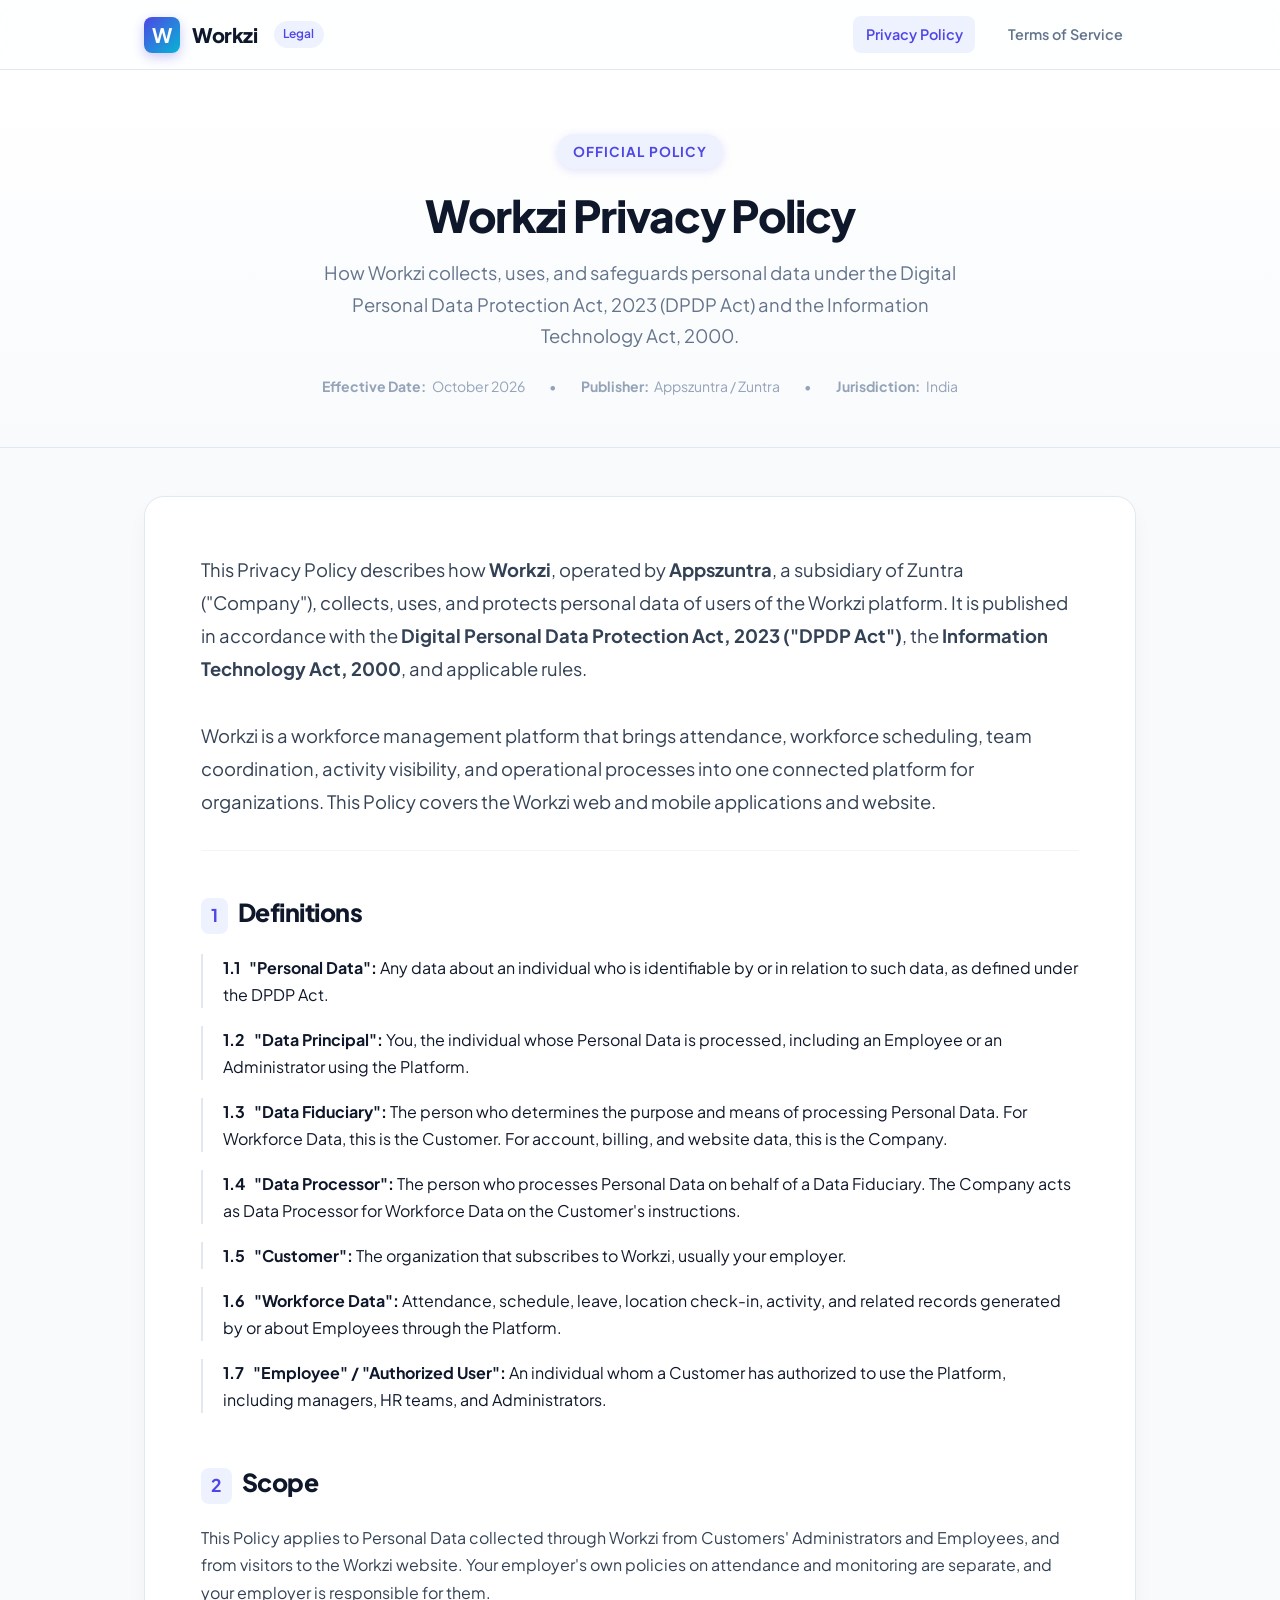
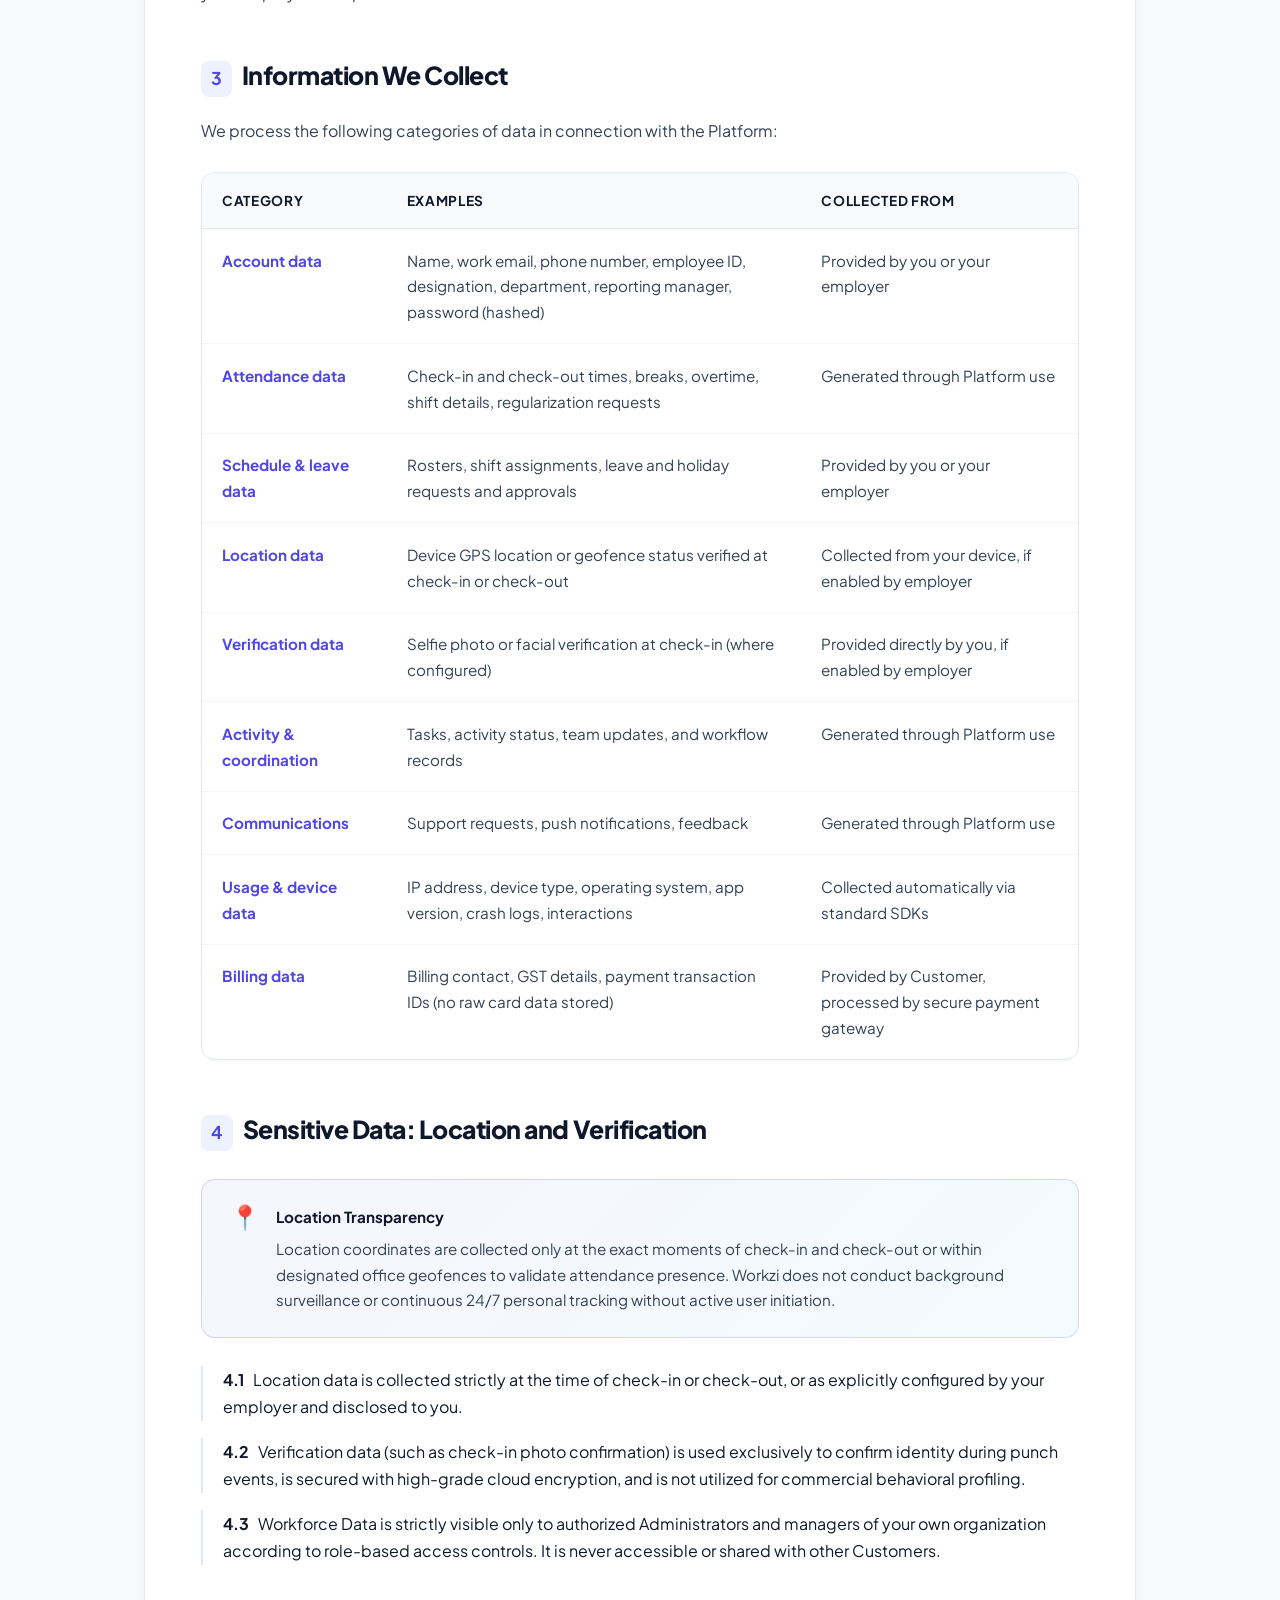
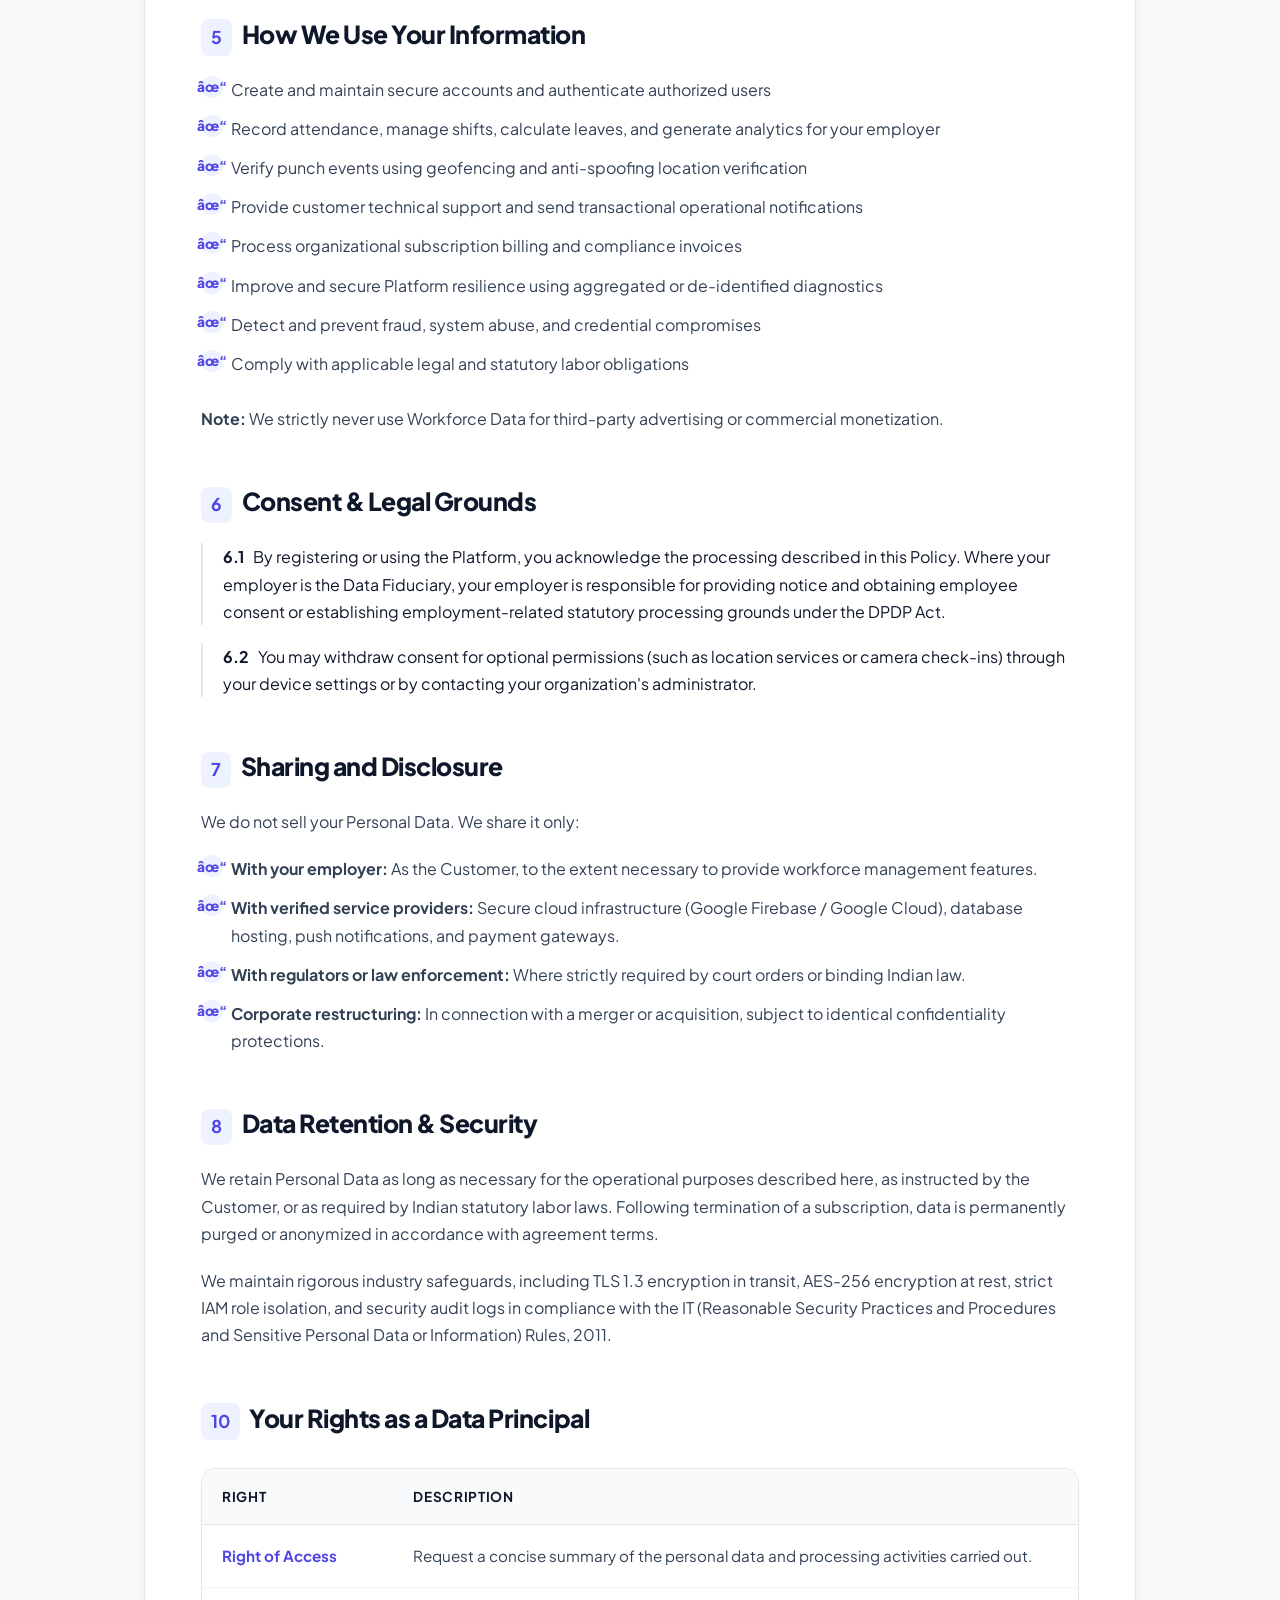
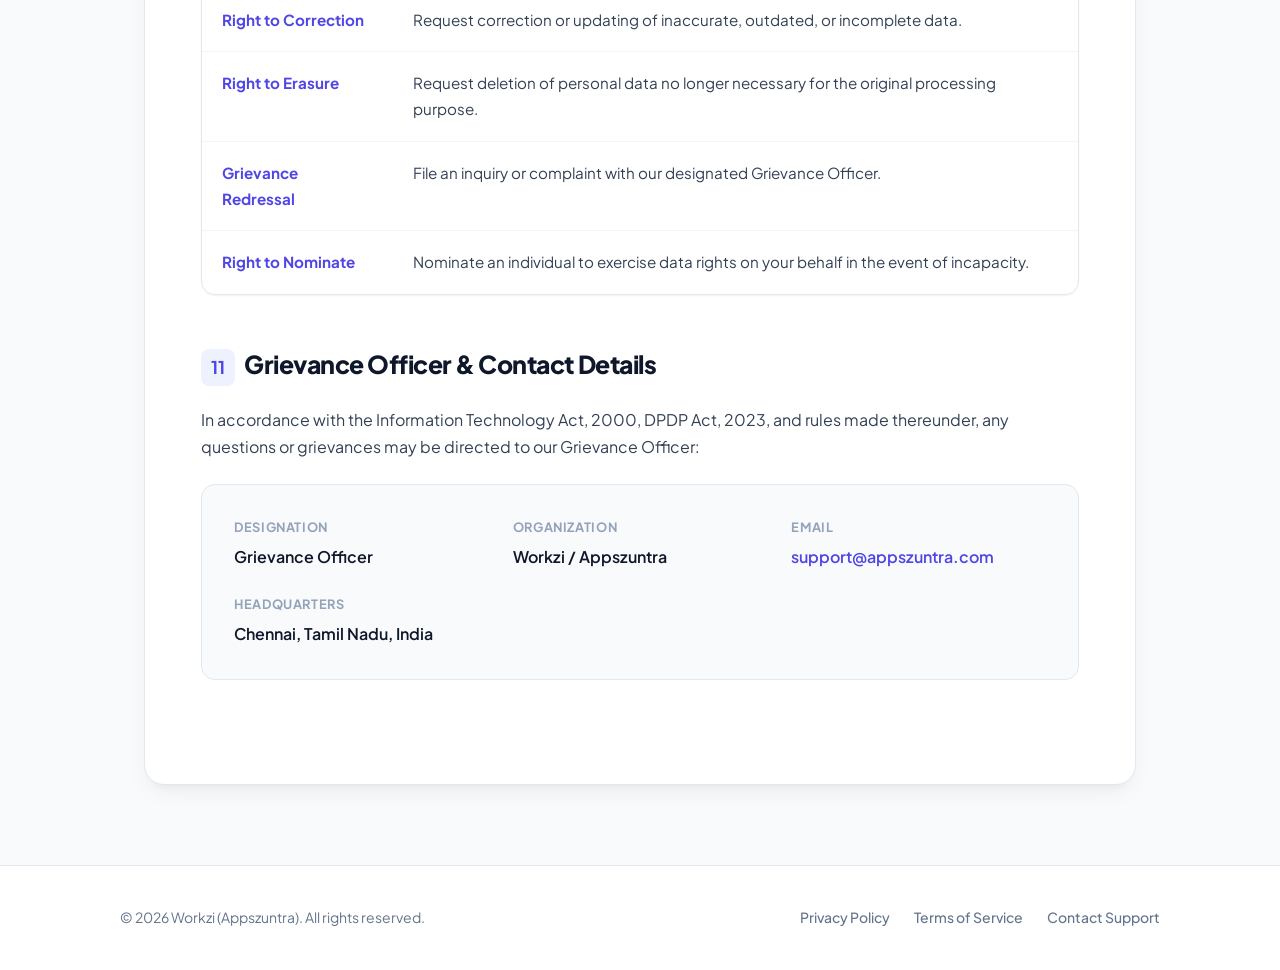
<file: lib/privacy/index.html>
<!DOCTYPE html>
<html lang="en">
<head>
  <meta charset="UTF-8">
  <meta name="viewport" content="width=device-width, initial-scale=1.0">
  <title>Privacy Policy — Workzi</title>
  <meta name="description" content="Official Privacy Policy for the Workzi platform by Appszuntra / Zuntra, published in accordance with the Digital Personal Data Protection Act, 2023.">
  <link rel="preconnect" href="https://fonts.googleapis.com">
  <link rel="preconnect" href="https://fonts.gstatic.com" crossorigin>
  <link href="https://fonts.googleapis.com/css2?family=Plus+Jakarta+Sans:wght@400;500;600;700;800&display=swap" rel="stylesheet">
  <link rel="stylesheet" href="style.css">
</head>
<body>

  <!-- Site Navigation -->
  <header class="site-header">
    <div class="header-inner">
      <a href="#" class="brand">
        <div class="brand-icon">W</div>
        <span class="brand-text">Workzi</span>
        <span class="brand-badge">Legal</span>
      </a>
      <nav class="nav-links">
        <a href="privacy.html" class="nav-link active">Privacy Policy</a>
        <a href="../termsandcondition/terms.html" class="nav-link">Terms of Service</a>
      </nav>
    </div>
  </header>

  <!-- Hero Header -->
  <section class="hero">
    <div class="hero-inner">
      <div class="hero-tag">Official Policy</div>
      <h1 class="hero-title">Workzi Privacy Policy</h1>
      <p class="hero-subtitle">
        How Workzi collects, uses, and safeguards personal data under the Digital Personal Data Protection Act, 2023 (DPDP Act) and the Information Technology Act, 2000.
      </p>
      <div class="hero-meta">
        <span class="meta-item"><strong>Effective Date:</strong> October 2026</span>
        <span class="meta-item">•</span>
        <span class="meta-item"><strong>Publisher:</strong> Appszuntra / Zuntra</span>
        <span class="meta-item">•</span>
        <span class="meta-item"><strong>Jurisdiction:</strong> India</span>
      </div>
    </div>
  </section>

  <!-- Main Content Card -->
  <main class="page-container">
    <article class="content-card">
      <div class="intro-lead">
        This Privacy Policy describes how <strong>Workzi</strong>, operated by <strong>Appszuntra</strong>, a subsidiary of Zuntra ("Company"), collects, uses, and protects personal data of users of the Workzi platform. It is published in accordance with the <strong>Digital Personal Data Protection Act, 2023 ("DPDP Act")</strong>, the <strong>Information Technology Act, 2000</strong>, and applicable rules.<br><br>
        Workzi is a workforce management platform that brings attendance, workforce scheduling, team coordination, activity visibility, and operational processes into one connected platform for organizations. This Policy covers the Workzi web and mobile applications and website.
      </div>

      <!-- Section 1 -->
      <section class="section-block">
        <h2 class="section-title"><span class="section-number">1</span> Definitions</h2>
        <div class="clause-item">
          <span class="clause-num">1.1</span> <strong>"Personal Data":</strong> Any data about an individual who is identifiable by or in relation to such data, as defined under the DPDP Act.
        </div>
        <div class="clause-item">
          <span class="clause-num">1.2</span> <strong>"Data Principal":</strong> You, the individual whose Personal Data is processed, including an Employee or an Administrator using the Platform.
        </div>
        <div class="clause-item">
          <span class="clause-num">1.3</span> <strong>"Data Fiduciary":</strong> The person who determines the purpose and means of processing Personal Data. For Workforce Data, this is the Customer. For account, billing, and website data, this is the Company.
        </div>
        <div class="clause-item">
          <span class="clause-num">1.4</span> <strong>"Data Processor":</strong> The person who processes Personal Data on behalf of a Data Fiduciary. The Company acts as Data Processor for Workforce Data on the Customer's instructions.
        </div>
        <div class="clause-item">
          <span class="clause-num">1.5</span> <strong>"Customer":</strong> The organization that subscribes to Workzi, usually your employer.
        </div>
        <div class="clause-item">
          <span class="clause-num">1.6</span> <strong>"Workforce Data":</strong> Attendance, schedule, leave, location check-in, activity, and related records generated by or about Employees through the Platform.
        </div>
        <div class="clause-item">
          <span class="clause-num">1.7</span> <strong>"Employee" / "Authorized User":</strong> An individual whom a Customer has authorized to use the Platform, including managers, HR teams, and Administrators.
        </div>
      </section>

      <!-- Section 2 -->
      <section class="section-block">
        <h2 class="section-title"><span class="section-number">2</span> Scope</h2>
        <p class="section-p">
          This Policy applies to Personal Data collected through Workzi from Customers' Administrators and Employees, and from visitors to the Workzi website. Your employer's own policies on attendance and monitoring are separate, and your employer is responsible for them.
        </p>
      </section>

      <!-- Section 3 -->
      <section class="section-block">
        <h2 class="section-title"><span class="section-number">3</span> Information We Collect</h2>
        <p class="section-p">We process the following categories of data in connection with the Platform:</p>

        <div class="table-wrapper">
          <table class="modern-table">
            <thead>
              <tr>
                <th>Category</th>
                <th>Examples</th>
                <th>Collected From</th>
              </tr>
            </thead>
            <tbody>
              <tr>
                <td class="td-highlight">Account data</td>
                <td>Name, work email, phone number, employee ID, designation, department, reporting manager, password (hashed)</td>
                <td>Provided by you or your employer</td>
              </tr>
              <tr>
                <td class="td-highlight">Attendance data</td>
                <td>Check-in and check-out times, breaks, overtime, shift details, regularization requests</td>
                <td>Generated through Platform use</td>
              </tr>
              <tr>
                <td class="td-highlight">Schedule &amp; leave data</td>
                <td>Rosters, shift assignments, leave and holiday requests and approvals</td>
                <td>Provided by you or your employer</td>
              </tr>
              <tr>
                <td class="td-highlight">Location data</td>
                <td>Device GPS location or geofence status verified at check-in or check-out</td>
                <td>Collected from your device, if enabled by employer</td>
              </tr>
              <tr>
                <td class="td-highlight">Verification data</td>
                <td>Selfie photo or facial verification at check-in (where configured)</td>
                <td>Provided directly by you, if enabled by employer</td>
              </tr>
              <tr>
                <td class="td-highlight">Activity &amp; coordination</td>
                <td>Tasks, activity status, team updates, and workflow records</td>
                <td>Generated through Platform use</td>
              </tr>
              <tr>
                <td class="td-highlight">Communications</td>
                <td>Support requests, push notifications, feedback</td>
                <td>Generated through Platform use</td>
              </tr>
              <tr>
                <td class="td-highlight">Usage &amp; device data</td>
                <td>IP address, device type, operating system, app version, crash logs, interactions</td>
                <td>Collected automatically via standard SDKs</td>
              </tr>
              <tr>
                <td class="td-highlight">Billing data</td>
                <td>Billing contact, GST details, payment transaction IDs (no raw card data stored)</td>
                <td>Provided by Customer, processed by secure payment gateway</td>
              </tr>
            </tbody>
          </table>
        </div>
      </section>

      <!-- Section 4 -->
      <section class="section-block">
        <h2 class="section-title"><span class="section-number">4</span> Sensitive Data: Location and Verification</h2>
        <div class="callout-box">
          <div class="callout-icon">📍</div>
          <div class="callout-content">
            <div class="callout-title">Location Transparency</div>
            Location coordinates are collected only at the exact moments of check-in and check-out or within designated office geofences to validate attendance presence. Workzi does not conduct background surveillance or continuous 24/7 personal tracking without active user initiation.
          </div>
        </div>
        <div class="clause-item">
          <span class="clause-num">4.1</span> Location data is collected strictly at the time of check-in or check-out, or as explicitly configured by your employer and disclosed to you.
        </div>
        <div class="clause-item">
          <span class="clause-num">4.2</span> Verification data (such as check-in photo confirmation) is used exclusively to confirm identity during punch events, is secured with high-grade cloud encryption, and is not utilized for commercial behavioral profiling.
        </div>
        <div class="clause-item">
          <span class="clause-num">4.3</span> Workforce Data is strictly visible only to authorized Administrators and managers of your own organization according to role-based access controls. It is never accessible or shared with other Customers.
        </div>
      </section>

      <!-- Section 5 -->
      <section class="section-block">
        <h2 class="section-title"><span class="section-number">5</span> How We Use Your Information</h2>
        <ul class="styled-list">
          <li>Create and maintain secure accounts and authenticate authorized users</li>
          <li>Record attendance, manage shifts, calculate leaves, and generate analytics for your employer</li>
          <li>Verify punch events using geofencing and anti-spoofing location verification</li>
          <li>Provide customer technical support and send transactional operational notifications</li>
          <li>Process organizational subscription billing and compliance invoices</li>
          <li>Improve and secure Platform resilience using aggregated or de-identified diagnostics</li>
          <li>Detect and prevent fraud, system abuse, and credential compromises</li>
          <li>Comply with applicable legal and statutory labor obligations</li>
        </ul>
        <p class="section-p"><strong>Note:</strong> We strictly never use Workforce Data for third-party advertising or commercial monetization.</p>
      </section>

      <!-- Section 6 -->
      <section class="section-block">
        <h2 class="section-title"><span class="section-number">6</span> Consent &amp; Legal Grounds</h2>
        <div class="clause-item">
          <span class="clause-num">6.1</span> By registering or using the Platform, you acknowledge the processing described in this Policy. Where your employer is the Data Fiduciary, your employer is responsible for providing notice and obtaining employee consent or establishing employment-related statutory processing grounds under the DPDP Act.
        </div>
        <div class="clause-item">
          <span class="clause-num">6.2</span> You may withdraw consent for optional permissions (such as location services or camera check-ins) through your device settings or by contacting your organization's administrator.
        </div>
      </section>

      <!-- Section 7 -->
      <section class="section-block">
        <h2 class="section-title"><span class="section-number">7</span> Sharing and Disclosure</h2>
        <p class="section-p">We do not sell your Personal Data. We share it only:</p>
        <ul class="styled-list">
          <li><strong>With your employer:</strong> As the Customer, to the extent necessary to provide workforce management features.</li>
          <li><strong>With verified service providers:</strong> Secure cloud infrastructure (Google Firebase / Google Cloud), database hosting, push notifications, and payment gateways.</li>
          <li><strong>With regulators or law enforcement:</strong> Where strictly required by court orders or binding Indian law.</li>
          <li><strong>Corporate restructuring:</strong> In connection with a merger or acquisition, subject to identical confidentiality protections.</li>
        </ul>
      </section>

      <!-- Section 8 & 9 -->
      <section class="section-block">
        <h2 class="section-title"><span class="section-number">8</span> Data Retention &amp; Security</h2>
        <p class="section-p">
          We retain Personal Data as long as necessary for the operational purposes described here, as instructed by the Customer, or as required by Indian statutory labor laws. Following termination of a subscription, data is permanently purged or anonymized in accordance with agreement terms.
        </p>
        <p class="section-p">
          We maintain rigorous industry safeguards, including TLS 1.3 encryption in transit, AES-256 encryption at rest, strict IAM role isolation, and security audit logs in compliance with the IT (Reasonable Security Practices and Procedures and Sensitive Personal Data or Information) Rules, 2011.
        </p>
      </section>

      <!-- Section 10 -->
      <section class="section-block">
        <h2 class="section-title"><span class="section-number">10</span> Your Rights as a Data Principal</h2>
        <div class="table-wrapper">
          <table class="modern-table">
            <thead>
              <tr>
                <th>Right</th>
                <th>Description</th>
              </tr>
            </thead>
            <tbody>
              <tr>
                <td class="td-highlight">Right of Access</td>
                <td>Request a concise summary of the personal data and processing activities carried out.</td>
              </tr>
              <tr>
                <td class="td-highlight">Right to Correction</td>
                <td>Request correction or updating of inaccurate, outdated, or incomplete data.</td>
              </tr>
              <tr>
                <td class="td-highlight">Right to Erasure</td>
                <td>Request deletion of personal data no longer necessary for the original processing purpose.</td>
              </tr>
              <tr>
                <td class="td-highlight">Grievance Redressal</td>
                <td>File an inquiry or complaint with our designated Grievance Officer.</td>
              </tr>
              <tr>
                <td class="td-highlight">Right to Nominate</td>
                <td>Nominate an individual to exercise data rights on your behalf in the event of incapacity.</td>
              </tr>
            </tbody>
          </table>
        </div>
      </section>

      <!-- Section 11 & 12 -->
      <section class="section-block">
        <h2 class="section-title"><span class="section-number">11</span> Grievance Officer &amp; Contact Details</h2>
        <p class="section-p">
          In accordance with the Information Technology Act, 2000, DPDP Act, 2023, and rules made thereunder, any questions or grievances may be directed to our Grievance Officer:
        </p>

        <div class="contact-card">
          <div>
            <div class="contact-item-title">Designation</div>
            <div class="contact-item-val">Grievance Officer</div>
          </div>
          <div>
            <div class="contact-item-title">Organization</div>
            <div class="contact-item-val">Workzi / Appszuntra</div>
          </div>
          <div>
            <div class="contact-item-title">Email</div>
            <div class="contact-item-val"><a href="mailto:support@appszuntra.com">support@appszuntra.com</a></div>
          </div>
          <div>
            <div class="contact-item-title">Headquarters</div>
            <div class="contact-item-val">Chennai, Tamil Nadu, India</div>
          </div>
        </div>
      </section>
    </article>
  </main>

  <!-- Site Footer -->
  <footer class="site-footer">
    <div class="footer-inner">
      <div>© 2026 Workzi (Appszuntra). All rights reserved.</div>
      <div class="footer-links">
        <a href="privacy.html">Privacy Policy</a>
        <a href="../termsandcondition/terms.html">Terms of Service</a>
        <a href="mailto:support@appszuntra.com">Contact Support</a>
      </div>
    </div>
  </footer>

</body>
</html>
</file>
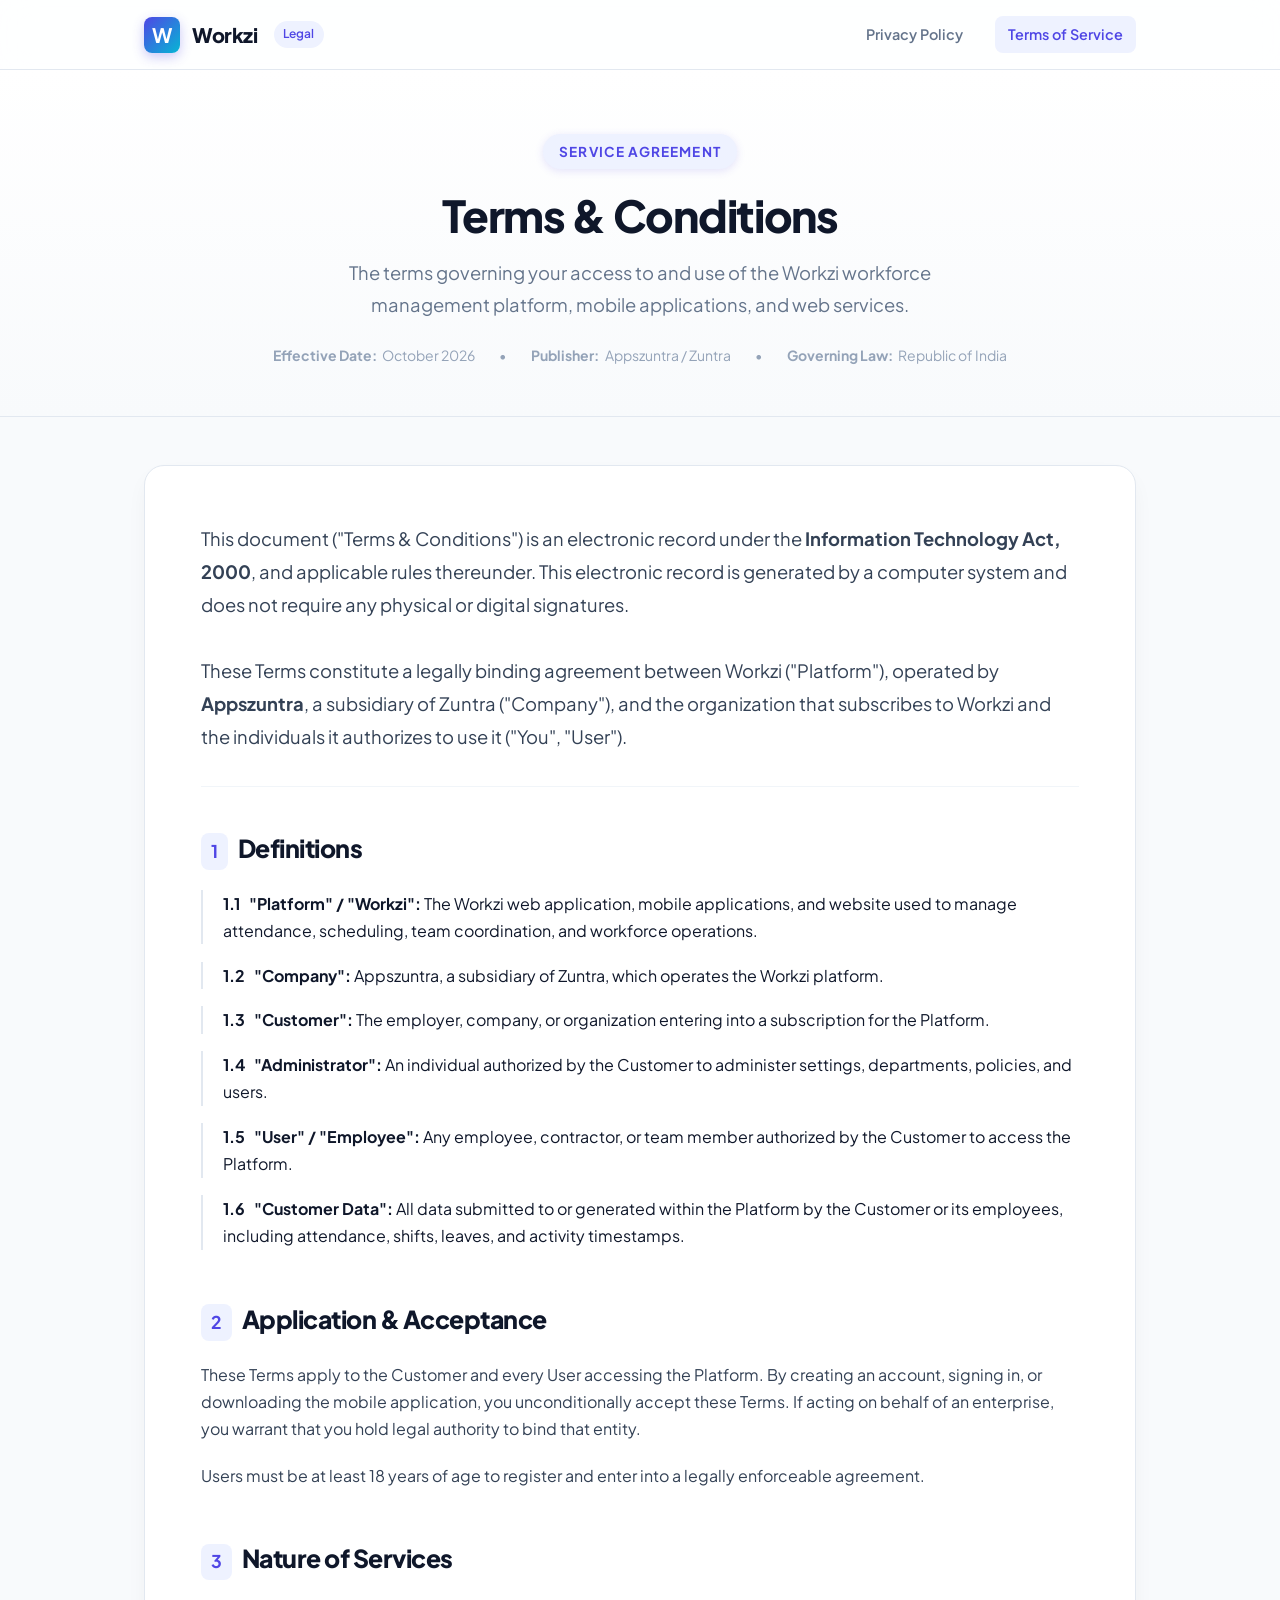
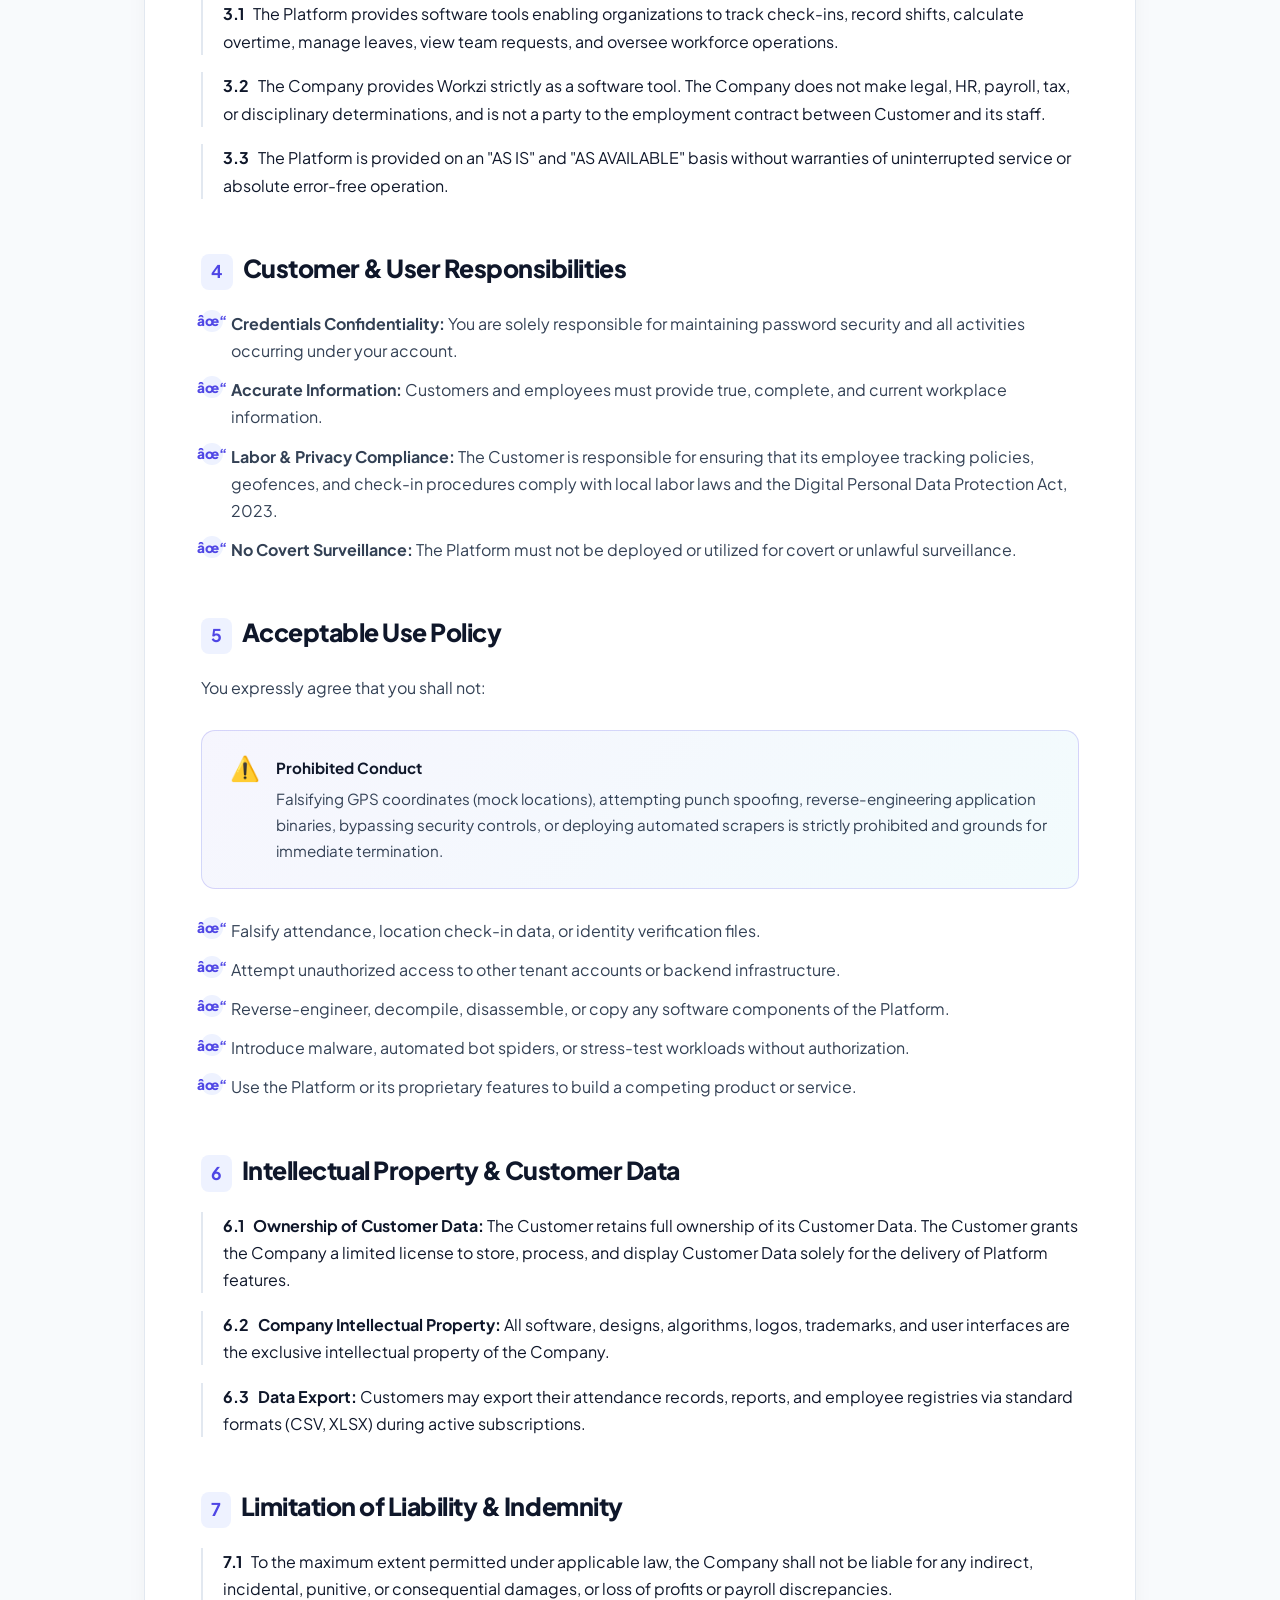
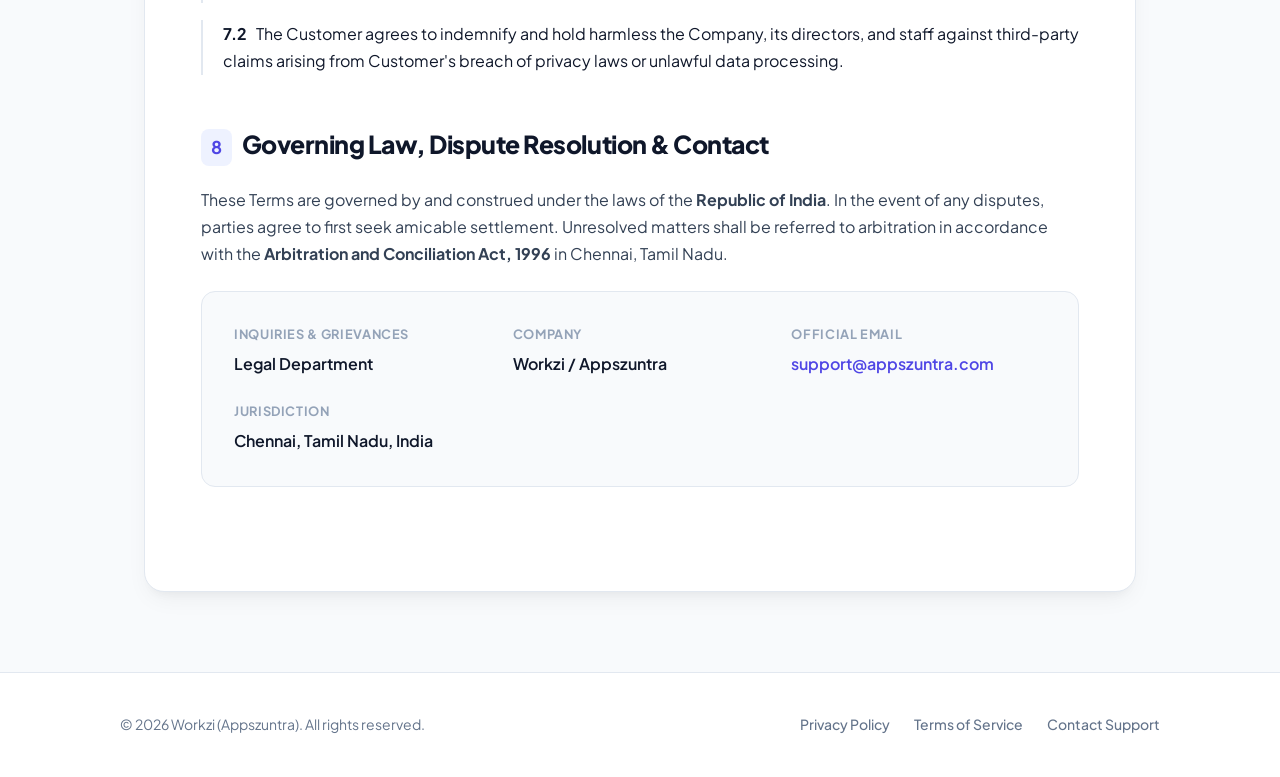
<file: lib/termsandcondition/index.html>
<!DOCTYPE html>
<html lang="en">
<head>
  <meta charset="UTF-8">
  <meta name="viewport" content="width=device-width, initial-scale=1.0">
  <title>Terms and Conditions — Workzi</title>
  <meta name="description" content="Official Terms and Conditions / Terms of Service for Workzi by Appszuntra / Zuntra under the Information Technology Act, 2000.">
  <link rel="preconnect" href="https://fonts.googleapis.com">
  <link rel="preconnect" href="https://fonts.gstatic.com" crossorigin>
  <link href="https://fonts.googleapis.com/css2?family=Plus+Jakarta+Sans:wght@400;500;600;700;800&display=swap" rel="stylesheet">
  <link rel="stylesheet" href="style.css">
</head>
<body>

  <!-- Site Navigation -->
  <header class="site-header">
    <div class="header-inner">
      <a href="#" class="brand">
        <div class="brand-icon">W</div>
        <span class="brand-text">Workzi</span>
        <span class="brand-badge">Legal</span>
      </a>
      <nav class="nav-links">
        <a href="../privacy/privacy.html" class="nav-link">Privacy Policy</a>
        <a href="terms.html" class="nav-link active">Terms of Service</a>
      </nav>
    </div>
  </header>

  <!-- Hero Header -->
  <section class="hero">
    <div class="hero-inner">
      <div class="hero-tag">Service Agreement</div>
      <h1 class="hero-title">Terms &amp; Conditions</h1>
      <p class="hero-subtitle">
        The terms governing your access to and use of the Workzi workforce management platform, mobile applications, and web services.
      </p>
      <div class="hero-meta">
        <span class="meta-item"><strong>Effective Date:</strong> October 2026</span>
        <span class="meta-item">•</span>
        <span class="meta-item"><strong>Publisher:</strong> Appszuntra / Zuntra</span>
        <span class="meta-item">•</span>
        <span class="meta-item"><strong>Governing Law:</strong> Republic of India</span>
      </div>
    </div>
  </section>

  <!-- Main Content Card -->
  <main class="page-container">
    <article class="content-card">
      <div class="intro-lead">
        This document ("Terms &amp; Conditions") is an electronic record under the <strong>Information Technology Act, 2000</strong>, and applicable rules thereunder. This electronic record is generated by a computer system and does not require any physical or digital signatures.<br><br>
        These Terms constitute a legally binding agreement between Workzi ("Platform"), operated by <strong>Appszuntra</strong>, a subsidiary of Zuntra ("Company"), and the organization that subscribes to Workzi and the individuals it authorizes to use it ("You", "User").
      </div>

      <!-- Section 1 -->
      <section class="section-block">
        <h2 class="section-title"><span class="section-number">1</span> Definitions</h2>
        <div class="clause-item">
          <span class="clause-num">1.1</span> <strong>"Platform" / "Workzi":</strong> The Workzi web application, mobile applications, and website used to manage attendance, scheduling, team coordination, and workforce operations.
        </div>
        <div class="clause-item">
          <span class="clause-num">1.2</span> <strong>"Company":</strong> Appszuntra, a subsidiary of Zuntra, which operates the Workzi platform.
        </div>
        <div class="clause-item">
          <span class="clause-num">1.3</span> <strong>"Customer":</strong> The employer, company, or organization entering into a subscription for the Platform.
        </div>
        <div class="clause-item">
          <span class="clause-num">1.4</span> <strong>"Administrator":</strong> An individual authorized by the Customer to administer settings, departments, policies, and users.
        </div>
        <div class="clause-item">
          <span class="clause-num">1.5</span> <strong>"User" / "Employee":</strong> Any employee, contractor, or team member authorized by the Customer to access the Platform.
        </div>
        <div class="clause-item">
          <span class="clause-num">1.6</span> <strong>"Customer Data":</strong> All data submitted to or generated within the Platform by the Customer or its employees, including attendance, shifts, leaves, and activity timestamps.
        </div>
      </section>

      <!-- Section 2 -->
      <section class="section-block">
        <h2 class="section-title"><span class="section-number">2</span> Application &amp; Acceptance</h2>
        <p class="section-p">
          These Terms apply to the Customer and every User accessing the Platform. By creating an account, signing in, or downloading the mobile application, you unconditionally accept these Terms. If acting on behalf of an enterprise, you warrant that you hold legal authority to bind that entity.
        </p>
        <p class="section-p">
          Users must be at least 18 years of age to register and enter into a legally enforceable agreement.
        </p>
      </section>

      <!-- Section 3 -->
      <section class="section-block">
        <h2 class="section-title"><span class="section-number">3</span> Nature of Services</h2>
        <div class="clause-item">
          <span class="clause-num">3.1</span> The Platform provides software tools enabling organizations to track check-ins, record shifts, calculate overtime, manage leaves, view team requests, and oversee workforce operations.
        </div>
        <div class="clause-item">
          <span class="clause-num">3.2</span> The Company provides Workzi strictly as a software tool. The Company does not make legal, HR, payroll, tax, or disciplinary determinations, and is not a party to the employment contract between Customer and its staff.
        </div>
        <div class="clause-item">
          <span class="clause-num">3.3</span> The Platform is provided on an "AS IS" and "AS AVAILABLE" basis without warranties of uninterrupted service or absolute error-free operation.
        </div>
      </section>

      <!-- Section 4 & 5 -->
      <section class="section-block">
        <h2 class="section-title"><span class="section-number">4</span> Customer &amp; User Responsibilities</h2>
        <ul class="styled-list">
          <li><strong>Credentials Confidentiality:</strong> You are solely responsible for maintaining password security and all activities occurring under your account.</li>
          <li><strong>Accurate Information:</strong> Customers and employees must provide true, complete, and current workplace information.</li>
          <li><strong>Labor &amp; Privacy Compliance:</strong> The Customer is responsible for ensuring that its employee tracking policies, geofences, and check-in procedures comply with local labor laws and the Digital Personal Data Protection Act, 2023.</li>
          <li><strong>No Covert Surveillance:</strong> The Platform must not be deployed or utilized for covert or unlawful surveillance.</li>
        </ul>
      </section>

      <!-- Section 6 -->
      <section class="section-block">
        <h2 class="section-title"><span class="section-number">5</span> Acceptable Use Policy</h2>
        <p class="section-p">You expressly agree that you shall not:</p>
        <div class="callout-box">
          <div class="callout-icon">⚠️</div>
          <div class="callout-content">
            <div class="callout-title">Prohibited Conduct</div>
            Falsifying GPS coordinates (mock locations), attempting punch spoofing, reverse-engineering application binaries, bypassing security controls, or deploying automated scrapers is strictly prohibited and grounds for immediate termination.
          </div>
        </div>
        <ul class="styled-list">
          <li>Falsify attendance, location check-in data, or identity verification files.</li>
          <li>Attempt unauthorized access to other tenant accounts or backend infrastructure.</li>
          <li>Reverse-engineer, decompile, disassemble, or copy any software components of the Platform.</li>
          <li>Introduce malware, automated bot spiders, or stress-test workloads without authorization.</li>
          <li>Use the Platform or its proprietary features to build a competing product or service.</li>
        </ul>
      </section>

      <!-- Section 7 & 8 -->
      <section class="section-block">
        <h2 class="section-title"><span class="section-number">6</span> Intellectual Property &amp; Customer Data</h2>
        <div class="clause-item">
          <span class="clause-num">6.1</span> <strong>Ownership of Customer Data:</strong> The Customer retains full ownership of its Customer Data. The Customer grants the Company a limited license to store, process, and display Customer Data solely for the delivery of Platform features.
        </div>
        <div class="clause-item">
          <span class="clause-num">6.2</span> <strong>Company Intellectual Property:</strong> All software, designs, algorithms, logos, trademarks, and user interfaces are the exclusive intellectual property of the Company.
        </div>
        <div class="clause-item">
          <span class="clause-num">6.3</span> <strong>Data Export:</strong> Customers may export their attendance records, reports, and employee registries via standard formats (CSV, XLSX) during active subscriptions.
        </div>
      </section>

      <!-- Section 9 & 10 -->
      <section class="section-block">
        <h2 class="section-title"><span class="section-number">7</span> Limitation of Liability &amp; Indemnity</h2>
        <div class="clause-item">
          <span class="clause-num">7.1</span> To the maximum extent permitted under applicable law, the Company shall not be liable for any indirect, incidental, punitive, or consequential damages, or loss of profits or payroll discrepancies.
        </div>
        <div class="clause-item">
          <span class="clause-num">7.2</span> The Customer agrees to indemnify and hold harmless the Company, its directors, and staff against third-party claims arising from Customer's breach of privacy laws or unlawful data processing.
        </div>
      </section>

      <!-- Section 11 & 12 -->
      <section class="section-block">
        <h2 class="section-title"><span class="section-number">8</span> Governing Law, Dispute Resolution &amp; Contact</h2>
        <p class="section-p">
          These Terms are governed by and construed under the laws of the <strong>Republic of India</strong>. In the event of any disputes, parties agree to first seek amicable settlement. Unresolved matters shall be referred to arbitration in accordance with the <strong>Arbitration and Conciliation Act, 1996</strong> in Chennai, Tamil Nadu.
        </p>

        <div class="contact-card">
          <div>
            <div class="contact-item-title">Inquiries &amp; Grievances</div>
            <div class="contact-item-val">Legal Department</div>
          </div>
          <div>
            <div class="contact-item-title">Company</div>
            <div class="contact-item-val">Workzi / Appszuntra</div>
          </div>
          <div>
            <div class="contact-item-title">Official Email</div>
            <div class="contact-item-val"><a href="mailto:support@appszuntra.com">support@appszuntra.com</a></div>
          </div>
          <div>
            <div class="contact-item-title">Jurisdiction</div>
            <div class="contact-item-val">Chennai, Tamil Nadu, India</div>
          </div>
        </div>
      </section>
    </article>
  </main>

  <!-- Site Footer -->
  <footer class="site-footer">
    <div class="footer-inner">
      <div>© 2026 Workzi (Appszuntra). All rights reserved.</div>
      <div class="footer-links">
        <a href="../privacy/privacy.html">Privacy Policy</a>
        <a href="terms.html">Terms of Service</a>
        <a href="mailto:support@appszuntra.com">Contact Support</a>
      </div>
    </div>
  </footer>

</body>
</html>
</file>
<file: lib/privacy/style.css>
:root {
  --primary: #4F46E5;
  --primary-hover: #4338CA;
  --primary-light: #EEF2FF;
  --primary-glow: rgba(79, 70, 229, 0.15);
  --accent: #06B6D4;
  --text-main: #0F172A;
  --text-muted: #64748B;
  --text-subtle: #94A3B8;
  --bg-body: #F8FAFC;
  --bg-card: #FFFFFF;
  --border-card: #E2E8F0;
  --border-subtle: #F1F5F9;
  --shadow-sm: 0 1px 2px 0 rgba(0, 0, 0, 0.05);
  --shadow-md: 0 4px 6px -1px rgba(0, 0, 0, 0.08), 0 2px 4px -2px rgba(0, 0, 0, 0.05);
  --shadow-lg: 0 10px 25px -5px rgba(0, 0, 0, 0.06), 0 8px 10px -6px rgba(0, 0, 0, 0.04);
  --radius-sm: 8px;
  --radius-md: 14px;
  --radius-lg: 20px;
  --font-family: 'Plus Jakarta Sans', -apple-system, BlinkMacSystemFont, 'Segoe UI', Roboto, Helvetica, Arial, sans-serif;
}

* {
  box-sizing: border-box;
  margin: 0;
  padding: 0;
}

body {
  font-family: var(--font-family);
  background-color: var(--bg-body);
  color: var(--text-main);
  line-height: 1.7;
  font-size: 16px;
  -webkit-font-smoothing: antialiased;
}

/* Header & Navigation */
.site-header {
  position: sticky;
  top: 0;
  z-index: 50;
  background: rgba(255, 255, 255, 0.85);
  backdrop-filter: blur(16px);
  -webkit-backdrop-filter: blur(16px);
  border-bottom: 1px solid var(--border-card);
}

.header-inner {
  max-width: 1040px;
  margin: 0 auto;
  padding: 1rem 1.5rem;
  display: flex;
  align-items: center;
  justify-content: space-between;
}

.brand {
  display: flex;
  align-items: center;
  gap: 0.75rem;
  text-decoration: none;
}

.brand-icon {
  width: 36px;
  height: 36px;
  background: linear-gradient(135deg, #4F46E5, #06B6D4);
  border-radius: var(--radius-sm);
  display: flex;
  align-items: center;
  justify-content: center;
  color: #FFFFFF;
  font-weight: 700;
  font-size: 1.25rem;
  box-shadow: 0 4px 12px rgba(79, 70, 229, 0.3);
}

.brand-text {
  font-size: 1.25rem;
  font-weight: 800;
  color: var(--text-main);
  letter-spacing: -0.02em;
}

.brand-badge {
  font-size: 0.75rem;
  color: var(--primary);
  background: var(--primary-light);
  padding: 0.2rem 0.6rem;
  border-radius: 9999px;
  font-weight: 600;
  margin-left: 0.25rem;
}

.nav-links {
  display: flex;
  align-items: center;
  gap: 1.25rem;
}

.nav-link {
  font-size: 0.9rem;
  font-weight: 600;
  color: var(--text-muted);
  text-decoration: none;
  transition: color 0.2s ease;
  padding: 0.4rem 0.8rem;
  border-radius: var(--radius-sm);
}

.nav-link:hover {
  color: var(--primary);
  background-color: var(--primary-light);
}

.nav-link.active {
  color: var(--primary);
  background-color: var(--primary-light);
}

/* Hero Section */
.hero {
  background: linear-gradient(180deg, #FFFFFF 0%, var(--bg-body) 100%);
  border-bottom: 1px solid var(--border-card);
  padding: 4rem 1.5rem 3rem;
  text-align: center;
}

.hero-inner {
  max-width: 800px;
  margin: 0 auto;
}

.hero-tag {
  display: inline-flex;
  align-items: center;
  gap: 0.5rem;
  font-size: 0.85rem;
  font-weight: 700;
  text-transform: uppercase;
  letter-spacing: 0.08em;
  color: var(--primary);
  background: var(--primary-light);
  padding: 0.35rem 1rem;
  border-radius: 9999px;
  margin-bottom: 1.25rem;
  box-shadow: 0 2px 8px var(--primary-glow);
}

.hero-title {
  font-size: 2.75rem;
  font-weight: 800;
  line-height: 1.2;
  letter-spacing: -0.03em;
  color: var(--text-main);
  margin-bottom: 1rem;
}

.hero-subtitle {
  font-size: 1.15rem;
  color: var(--text-muted);
  max-width: 680px;
  margin: 0 auto 1.5rem;
}

.hero-meta {
  display: flex;
  align-items: center;
  justify-content: center;
  gap: 1.5rem;
  flex-wrap: wrap;
  font-size: 0.875rem;
  color: var(--text-subtle);
}

.meta-item {
  display: flex;
  align-items: center;
  gap: 0.35rem;
}

/* Main Container Layout */
.page-container {
  max-width: 1040px;
  margin: 0 auto;
  padding: 3rem 1.5rem 5rem;
}

.content-card {
  background: var(--bg-card);
  border: 1px solid var(--border-card);
  border-radius: var(--radius-lg);
  padding: 3.5rem;
  box-shadow: var(--shadow-lg);
}

/* Typography Inside Content */
.intro-lead {
  font-size: 1.15rem;
  line-height: 1.8;
  color: #334155;
  margin-bottom: 2.5rem;
  padding-bottom: 2rem;
  border-bottom: 1px solid var(--border-subtle);
}

.section-block {
  margin-bottom: 3rem;
}

.section-title {
  font-size: 1.55rem;
  font-weight: 800;
  color: var(--text-main);
  letter-spacing: -0.02em;
  margin-bottom: 1.25rem;
  display: flex;
  align-items: baseline;
  gap: 0.6rem;
}

.section-number {
  font-size: 1.1rem;
  font-weight: 700;
  color: var(--primary);
  background: var(--primary-light);
  padding: 0.2rem 0.65rem;
  border-radius: var(--radius-sm);
}

.section-p {
  margin-bottom: 1.25rem;
  color: #334155;
}

.clause-item {
  margin-bottom: 1.1rem;
  padding-left: 1.25rem;
  border-left: 2px solid var(--border-card);
}

.clause-num {
  font-weight: 700;
  color: var(--text-main);
  margin-right: 0.35rem;
}

/* Bullet Lists */
.styled-list {
  list-style: none;
  margin: 1.25rem 0 1.75rem 0;
  padding: 0;
}

.styled-list li {
  position: relative;
  padding-left: 1.85rem;
  margin-bottom: 0.75rem;
  color: #334155;
}

.styled-list li::before {
  content: "âœ“";
  position: absolute;
  left: 0;
  top: 0;
  font-weight: 800;
  font-size: 0.85rem;
  color: var(--primary);
  background: var(--primary-light);
  width: 22px;
  height: 22px;
  border-radius: 50%;
  display: inline-flex;
  align-items: center;
  justify-content: center;
}

/* Modern Data Tables */
.table-wrapper {
  overflow-x: auto;
  margin: 1.75rem 0 2rem;
  border: 1px solid var(--border-card);
  border-radius: var(--radius-md);
  box-shadow: var(--shadow-sm);
}

.modern-table {
  width: 100%;
  border-collapse: collapse;
  text-align: left;
  font-size: 0.95rem;
}

.modern-table th {
  background: #F8FAFC;
  color: var(--text-main);
  font-weight: 700;
  padding: 1rem 1.25rem;
  border-bottom: 1px solid var(--border-card);
  font-size: 0.85rem;
  text-transform: uppercase;
  letter-spacing: 0.05em;
}

.modern-table td {
  padding: 1.15rem 1.25rem;
  border-bottom: 1px solid var(--border-subtle);
  color: #334155;
  vertical-align: top;
}

.modern-table tr:last-child td {
  border-bottom: none;
}

.modern-table tr:hover td {
  background-color: #FAFAFD;
}

.modern-table .td-highlight {
  font-weight: 700;
  color: var(--primary);
}

/* Callout Box / Highlight Cards */
.callout-box {
  background: linear-gradient(135deg, rgba(79, 70, 229, 0.05) 0%, rgba(6, 182, 212, 0.05) 100%);
  border: 1px solid rgba(79, 70, 229, 0.2);
  border-radius: var(--radius-md);
  padding: 1.5rem 1.75rem;
  margin: 1.75rem 0;
  display: flex;
  gap: 1rem;
  align-items: flex-start;
}

.callout-icon {
  font-size: 1.5rem;
  line-height: 1;
}

.callout-content {
  flex: 1;
  font-size: 0.95rem;
  color: #334155;
}

.callout-title {
  font-weight: 700;
  color: var(--text-main);
  margin-bottom: 0.35rem;
}

/* Contact Card */
.contact-card {
  background: #F8FAFC;
  border: 1px solid var(--border-card);
  border-radius: var(--radius-md);
  padding: 2rem;
  margin-top: 1.5rem;
  display: grid;
  grid-template-columns: repeat(auto-fit, minmax(220px, 1fr));
  gap: 1.5rem;
}

.contact-item-title {
  font-size: 0.8rem;
  font-weight: 700;
  text-transform: uppercase;
  letter-spacing: 0.05em;
  color: var(--text-subtle);
  margin-bottom: 0.25rem;
}

.contact-item-val {
  font-size: 1rem;
  font-weight: 600;
  color: var(--text-main);
}

.contact-item-val a {
  color: var(--primary);
  text-decoration: none;
}

.contact-item-val a:hover {
  text-decoration: underline;
}

/* Footer */
.site-footer {
  background: #FFFFFF;
  border-top: 1px solid var(--border-card);
  padding: 2.5rem 1.5rem;
  text-align: center;
  color: var(--text-muted);
  font-size: 0.875rem;
}

.footer-inner {
  max-width: 1040px;
  margin: 0 auto;
  display: flex;
  align-items: center;
  justify-content: space-between;
  flex-wrap: wrap;
  gap: 1rem;
}

.footer-links {
  display: flex;
  gap: 1.5rem;
}

.footer-links a {
  color: var(--text-muted);
  text-decoration: none;
  font-weight: 500;
}

.footer-links a:hover {
  color: var(--primary);
}

/* Responsive adjustments */
@media (max-width: 768px) {
  .hero-title {
    font-size: 2.15rem;
  }
  .content-card {
    padding: 2rem 1.5rem;
  }
  .section-title {
    font-size: 1.35rem;
  }
  .header-inner, .footer-inner {
    flex-direction: column;
    text-align: center;
    gap: 1rem;
  }
}
</file>
<file: lib/termsandcondition/style.css>
:root {
  --primary: #4F46E5;
  --primary-hover: #4338CA;
  --primary-light: #EEF2FF;
  --primary-glow: rgba(79, 70, 229, 0.15);
  --accent: #06B6D4;
  --text-main: #0F172A;
  --text-muted: #64748B;
  --text-subtle: #94A3B8;
  --bg-body: #F8FAFC;
  --bg-card: #FFFFFF;
  --border-card: #E2E8F0;
  --border-subtle: #F1F5F9;
  --shadow-sm: 0 1px 2px 0 rgba(0, 0, 0, 0.05);
  --shadow-md: 0 4px 6px -1px rgba(0, 0, 0, 0.08), 0 2px 4px -2px rgba(0, 0, 0, 0.05);
  --shadow-lg: 0 10px 25px -5px rgba(0, 0, 0, 0.06), 0 8px 10px -6px rgba(0, 0, 0, 0.04);
  --radius-sm: 8px;
  --radius-md: 14px;
  --radius-lg: 20px;
  --font-family: 'Plus Jakarta Sans', -apple-system, BlinkMacSystemFont, 'Segoe UI', Roboto, Helvetica, Arial, sans-serif;
}

* {
  box-sizing: border-box;
  margin: 0;
  padding: 0;
}

body {
  font-family: var(--font-family);
  background-color: var(--bg-body);
  color: var(--text-main);
  line-height: 1.7;
  font-size: 16px;
  -webkit-font-smoothing: antialiased;
}

/* Header & Navigation */
.site-header {
  position: sticky;
  top: 0;
  z-index: 50;
  background: rgba(255, 255, 255, 0.85);
  backdrop-filter: blur(16px);
  -webkit-backdrop-filter: blur(16px);
  border-bottom: 1px solid var(--border-card);
}

.header-inner {
  max-width: 1040px;
  margin: 0 auto;
  padding: 1rem 1.5rem;
  display: flex;
  align-items: center;
  justify-content: space-between;
}

.brand {
  display: flex;
  align-items: center;
  gap: 0.75rem;
  text-decoration: none;
}

.brand-icon {
  width: 36px;
  height: 36px;
  background: linear-gradient(135deg, #4F46E5, #06B6D4);
  border-radius: var(--radius-sm);
  display: flex;
  align-items: center;
  justify-content: center;
  color: #FFFFFF;
  font-weight: 700;
  font-size: 1.25rem;
  box-shadow: 0 4px 12px rgba(79, 70, 229, 0.3);
}

.brand-text {
  font-size: 1.25rem;
  font-weight: 800;
  color: var(--text-main);
  letter-spacing: -0.02em;
}

.brand-badge {
  font-size: 0.75rem;
  color: var(--primary);
  background: var(--primary-light);
  padding: 0.2rem 0.6rem;
  border-radius: 9999px;
  font-weight: 600;
  margin-left: 0.25rem;
}

.nav-links {
  display: flex;
  align-items: center;
  gap: 1.25rem;
}

.nav-link {
  font-size: 0.9rem;
  font-weight: 600;
  color: var(--text-muted);
  text-decoration: none;
  transition: color 0.2s ease;
  padding: 0.4rem 0.8rem;
  border-radius: var(--radius-sm);
}

.nav-link:hover {
  color: var(--primary);
  background-color: var(--primary-light);
}

.nav-link.active {
  color: var(--primary);
  background-color: var(--primary-light);
}

/* Hero Section */
.hero {
  background: linear-gradient(180deg, #FFFFFF 0%, var(--bg-body) 100%);
  border-bottom: 1px solid var(--border-card);
  padding: 4rem 1.5rem 3rem;
  text-align: center;
}

.hero-inner {
  max-width: 800px;
  margin: 0 auto;
}

.hero-tag {
  display: inline-flex;
  align-items: center;
  gap: 0.5rem;
  font-size: 0.85rem;
  font-weight: 700;
  text-transform: uppercase;
  letter-spacing: 0.08em;
  color: var(--primary);
  background: var(--primary-light);
  padding: 0.35rem 1rem;
  border-radius: 9999px;
  margin-bottom: 1.25rem;
  box-shadow: 0 2px 8px var(--primary-glow);
}

.hero-title {
  font-size: 2.75rem;
  font-weight: 800;
  line-height: 1.2;
  letter-spacing: -0.03em;
  color: var(--text-main);
  margin-bottom: 1rem;
}

.hero-subtitle {
  font-size: 1.15rem;
  color: var(--text-muted);
  max-width: 680px;
  margin: 0 auto 1.5rem;
}

.hero-meta {
  display: flex;
  align-items: center;
  justify-content: center;
  gap: 1.5rem;
  flex-wrap: wrap;
  font-size: 0.875rem;
  color: var(--text-subtle);
}

.meta-item {
  display: flex;
  align-items: center;
  gap: 0.35rem;
}

/* Main Container Layout */
.page-container {
  max-width: 1040px;
  margin: 0 auto;
  padding: 3rem 1.5rem 5rem;
}

.content-card {
  background: var(--bg-card);
  border: 1px solid var(--border-card);
  border-radius: var(--radius-lg);
  padding: 3.5rem;
  box-shadow: var(--shadow-lg);
}

/* Typography Inside Content */
.intro-lead {
  font-size: 1.15rem;
  line-height: 1.8;
  color: #334155;
  margin-bottom: 2.5rem;
  padding-bottom: 2rem;
  border-bottom: 1px solid var(--border-subtle);
}

.section-block {
  margin-bottom: 3rem;
}

.section-title {
  font-size: 1.55rem;
  font-weight: 800;
  color: var(--text-main);
  letter-spacing: -0.02em;
  margin-bottom: 1.25rem;
  display: flex;
  align-items: baseline;
  gap: 0.6rem;
}

.section-number {
  font-size: 1.1rem;
  font-weight: 700;
  color: var(--primary);
  background: var(--primary-light);
  padding: 0.2rem 0.65rem;
  border-radius: var(--radius-sm);
}

.section-p {
  margin-bottom: 1.25rem;
  color: #334155;
}

.clause-item {
  margin-bottom: 1.1rem;
  padding-left: 1.25rem;
  border-left: 2px solid var(--border-card);
}

.clause-num {
  font-weight: 700;
  color: var(--text-main);
  margin-right: 0.35rem;
}

/* Bullet Lists */
.styled-list {
  list-style: none;
  margin: 1.25rem 0 1.75rem 0;
  padding: 0;
}

.styled-list li {
  position: relative;
  padding-left: 1.85rem;
  margin-bottom: 0.75rem;
  color: #334155;
}

.styled-list li::before {
  content: "âœ“";
  position: absolute;
  left: 0;
  top: 0;
  font-weight: 800;
  font-size: 0.85rem;
  color: var(--primary);
  background: var(--primary-light);
  width: 22px;
  height: 22px;
  border-radius: 50%;
  display: inline-flex;
  align-items: center;
  justify-content: center;
}

/* Modern Data Tables */
.table-wrapper {
  overflow-x: auto;
  margin: 1.75rem 0 2rem;
  border: 1px solid var(--border-card);
  border-radius: var(--radius-md);
  box-shadow: var(--shadow-sm);
}

.modern-table {
  width: 100%;
  border-collapse: collapse;
  text-align: left;
  font-size: 0.95rem;
}

.modern-table th {
  background: #F8FAFC;
  color: var(--text-main);
  font-weight: 700;
  padding: 1rem 1.25rem;
  border-bottom: 1px solid var(--border-card);
  font-size: 0.85rem;
  text-transform: uppercase;
  letter-spacing: 0.05em;
}

.modern-table td {
  padding: 1.15rem 1.25rem;
  border-bottom: 1px solid var(--border-subtle);
  color: #334155;
  vertical-align: top;
}

.modern-table tr:last-child td {
  border-bottom: none;
}

.modern-table tr:hover td {
  background-color: #FAFAFD;
}

.modern-table .td-highlight {
  font-weight: 700;
  color: var(--primary);
}

/* Callout Box / Highlight Cards */
.callout-box {
  background: linear-gradient(135deg, rgba(79, 70, 229, 0.05) 0%, rgba(6, 182, 212, 0.05) 100%);
  border: 1px solid rgba(79, 70, 229, 0.2);
  border-radius: var(--radius-md);
  padding: 1.5rem 1.75rem;
  margin: 1.75rem 0;
  display: flex;
  gap: 1rem;
  align-items: flex-start;
}

.callout-icon {
  font-size: 1.5rem;
  line-height: 1;
}

.callout-content {
  flex: 1;
  font-size: 0.95rem;
  color: #334155;
}

.callout-title {
  font-weight: 700;
  color: var(--text-main);
  margin-bottom: 0.35rem;
}

/* Contact Card */
.contact-card {
  background: #F8FAFC;
  border: 1px solid var(--border-card);
  border-radius: var(--radius-md);
  padding: 2rem;
  margin-top: 1.5rem;
  display: grid;
  grid-template-columns: repeat(auto-fit, minmax(220px, 1fr));
  gap: 1.5rem;
}

.contact-item-title {
  font-size: 0.8rem;
  font-weight: 700;
  text-transform: uppercase;
  letter-spacing: 0.05em;
  color: var(--text-subtle);
  margin-bottom: 0.25rem;
}

.contact-item-val {
  font-size: 1rem;
  font-weight: 600;
  color: var(--text-main);
}

.contact-item-val a {
  color: var(--primary);
  text-decoration: none;
}

.contact-item-val a:hover {
  text-decoration: underline;
}

/* Footer */
.site-footer {
  background: #FFFFFF;
  border-top: 1px solid var(--border-card);
  padding: 2.5rem 1.5rem;
  text-align: center;
  color: var(--text-muted);
  font-size: 0.875rem;
}

.footer-inner {
  max-width: 1040px;
  margin: 0 auto;
  display: flex;
  align-items: center;
  justify-content: space-between;
  flex-wrap: wrap;
  gap: 1rem;
}

.footer-links {
  display: flex;
  gap: 1.5rem;
}

.footer-links a {
  color: var(--text-muted);
  text-decoration: none;
  font-weight: 500;
}

.footer-links a:hover {
  color: var(--primary);
}

/* Responsive adjustments */
@media (max-width: 768px) {
  .hero-title {
    font-size: 2.15rem;
  }
  .content-card {
    padding: 2rem 1.5rem;
  }
  .section-title {
    font-size: 1.35rem;
  }
  .header-inner, .footer-inner {
    flex-direction: column;
    text-align: center;
    gap: 1rem;
  }
}
</file>
